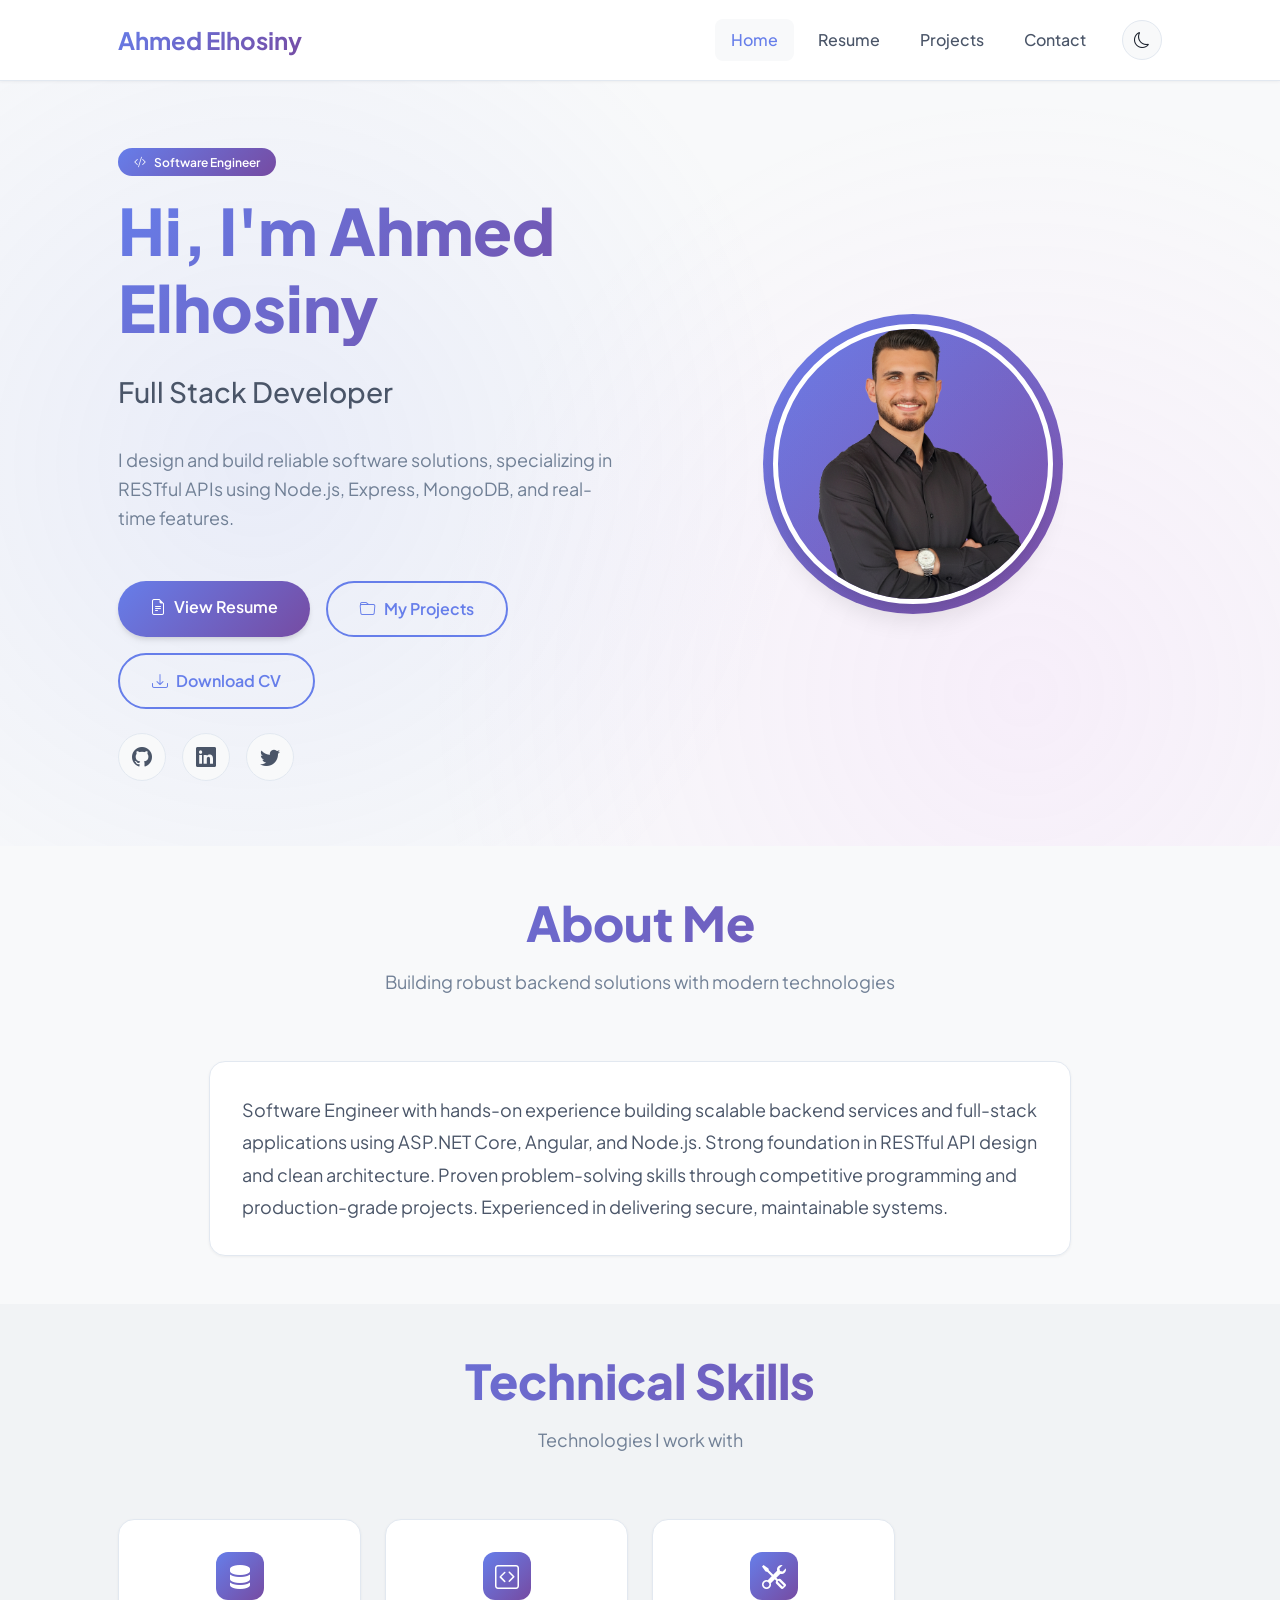
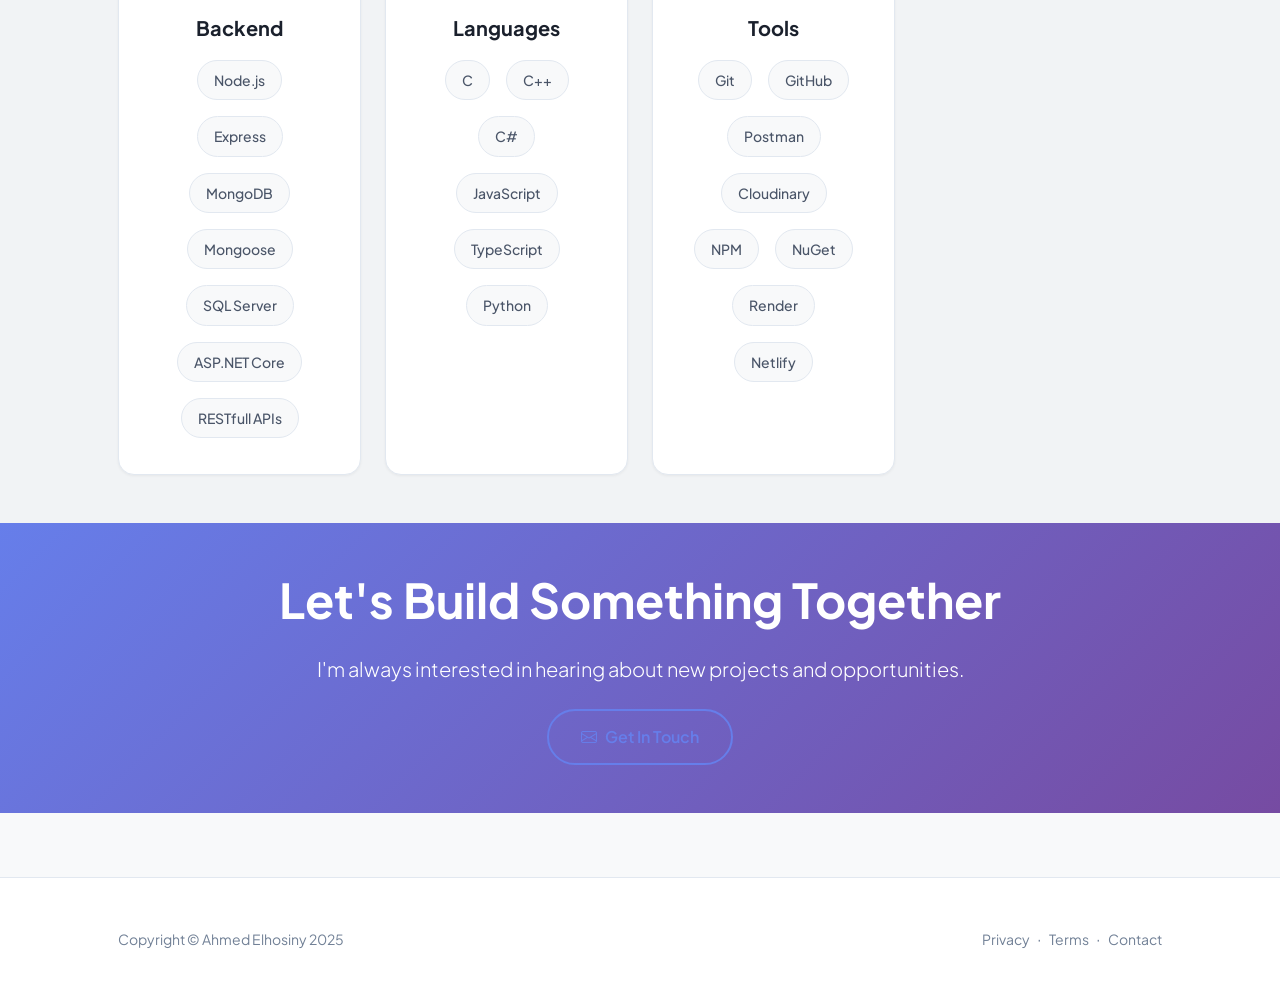
<file: index.html>
<!DOCTYPE html>
<html lang="en">
  <head>
    <meta charset="utf-8" />
    <meta
      name="viewport"
      content="width=device-width, initial-scale=1, shrink-to-fit=no"
    />
    <meta
      name="description"
      content="Software Engineer specializing in backend APIs, Node.js, Express, MongoDB, and realtime features."
    />
    <meta name="author" content="Ahmed Elhosiny" />
    <meta property="og:type" content="website" />
    <meta property="og:title" content="Ahmed Elhosiny — Software Engineer" />
    <meta
      property="og:description"
      content="Backend-focused engineer building RESTful APIs and realtime features with Node.js, Express, and MongoDB."
    />
    <meta property="og:image" content="assets/profile.png" />
    <meta name="twitter:card" content="summary_large_image" />
    <meta name="twitter:title" content="Ahmed Elhosiny — Software Engineer" />
    <meta
      name="twitter:description"
      content="Backend APIs · Node.js · Express · MongoDB · Realtime"
    />
    <meta name="twitter:image" content="assets/profile.png" />
    <meta
      name="theme-color"
      media="(prefers-color-scheme: light)"
      content="#667eea"
    />
    <meta
      name="theme-color"
      media="(prefers-color-scheme: dark)"
      content="#0f172a"
    />
    <title>Ahmed Elhosiny — Software Engineer</title>
    <!-- Favicon-->
    <link rel="icon" type="image/x-icon" href="assets/favicon.ico" />
    <!-- Custom Google font-->
    <link rel="preconnect" href="https://fonts.googleapis.com" />
    <link rel="preconnect" href="https://fonts.gstatic.com" crossorigin />
    <link
      href="https://fonts.googleapis.com/css2?family=Plus+Jakarta+Sans:wght@100;200;300;400;500;600;700;800;900&amp;display=swap"
      rel="stylesheet"
    />
    <!-- Bootstrap icons-->
    <link
      href="https://cdn.jsdelivr.net/npm/bootstrap-icons@1.8.1/font/bootstrap-icons.css"
      rel="stylesheet"
    />
    <!-- Core theme CSS (includes Bootstrap)-->
    <link href="css/styles.css" rel="stylesheet" />
    <!-- Modern theme CSS -->
    <link href="css/modern-theme.css" rel="stylesheet" />
    <!-- Page transitions CSS -->
    <link href="css/transitions.css" rel="stylesheet" />
  </head>
  <body class="d-flex flex-column h-100" id="appRoot">
    <main class="flex-shrink-0">
      <!-- Navigation-->
      <nav
        class="navbar navbar-expand-lg modern-nav py-3"
        role="navigation"
        aria-label="Primary"
      >
        <div class="container px-5">
          <a class="navbar-brand" href="index.html">Ahmed Elhosiny</a>
          <button
            class="navbar-toggler"
            type="button"
            data-bs-toggle="collapse"
            data-bs-target="#navbarSupportedContent"
            aria-controls="navbarSupportedContent"
            aria-expanded="false"
            aria-label="Toggle navigation"
          >
            <span class="navbar-toggler-icon"></span>
          </button>
          <div class="collapse navbar-collapse" id="navbarSupportedContent">
            <ul class="navbar-nav ms-auto mb-2 mb-lg-0">
              <li class="nav-item">
                <a class="nav-link active" href="index.html">Home</a>
              </li>
              <li class="nav-item">
                <a class="nav-link" href="resume.html">Resume</a>
              </li>
              <li class="nav-item">
                <a class="nav-link" href="projects.html">Projects</a>
              </li>
              <li class="nav-item">
                <a class="nav-link" href="contact.html">Contact</a>
              </li>
            </ul>
            <div class="ms-lg-3 mt-3 mt-lg-0">
              <button
                id="themeToggle"
                type="button"
                aria-pressed="false"
                aria-label="Toggle dark mode"
              >
                <i class="bi bi-moon"></i>
              </button>
            </div>
          </div>
        </div>
      </nav>

      <!-- Hero Section-->
      <section class="hero-section">
        <div class="container px-5">
          <div class="row gx-5 align-items-center">
            <div class="col-lg-6 order-lg-2 mb-5 mb-lg-0">
              <!-- Profile Image-->
              <div class="profile-img-wrapper">
                <img
                  class="profile-img"
                  src="assets/profile.png"
                  alt="Ahmed Elhosiny"
                />
              </div>
            </div>
            <div class="col-lg-6 order-lg-1 hero-content">
              <div class="mb-3">
                <span
                  class="badge"
                  style="
                    background: var(--primary-gradient);
                    color: white;
                    padding: 0.5rem 1rem;
                    border-radius: 2rem;
                    font-weight: 600;
                  "
                >
                  <i class="bi bi-code-slash me-2"></i>Software Engineer
                </span>
              </div>
              <h1 class="hero-title">Hi, I'm Ahmed Elhosiny</h1>
              <p class="hero-subtitle">Full Stack Developer</p>
              <p class="hero-description">
                I design and build reliable software solutions, specializing in
                RESTful APIs using Node.js, Express, MongoDB, and real-time
                features.
              </p>
              <div class="d-flex flex-wrap gap-3 mb-4">
                <a class="btn btn-modern-primary" href="resume.html">
                  <i class="bi bi-file-earmark-text me-2"></i>View Resume
                </a>
                <a class="btn btn-modern-outline" href="projects.html">
                  <i class="bi bi-folder me-2"></i>My Projects
                </a>
                <a
                  class="btn btn-modern-outline"
                  href="assets/Ahmed_s_Resume.pdf"
                  target="_blank"
                  rel="noopener"
                  download="Ahmed_Elhosiny_Resume.pdf"
                >
                  <i class="bi bi-download me-2"></i>Download CV
                </a>
              </div>
              <div class="social-links">
                <a
                  href="https://github.com/Ahmed-Elhosiny"
                  class="social-link"
                  target="_blank"
                  rel="noopener"
                  aria-label="GitHub"
                >
                  <i class="bi bi-github"></i>
                </a>
                <a
                  href="https://www.linkedin.com/in/ahmed-elhosiny-657b301b6/"
                  class="social-link"
                  target="_blank"
                  rel="noopener"
                  aria-label="LinkedIn"
                >
                  <i class="bi bi-linkedin"></i>
                </a>
                <a
                  href="https://x.com/ElHoS_1"
                  class="social-link"
                  target="_blank"
                  rel="noopener"
                  aria-label="Twitter"
                >
                  <i class="bi bi-twitter"></i>
                </a>
              </div>
            </div>
          </div>
        </div>
      </section>

      <!-- About Section-->
      <section class="py-5">
        <div class="container px-5">
          <div class="section-heading">
            <h2 class="section-title">About Me</h2>
            <p class="section-subtitle">
              Building robust backend solutions with modern technologies
            </p>
          </div>
          <div class="row gx-5 justify-content-center">
            <div class="col-lg-10">
              <div class="modern-card">
                <div class="modern-card-body">
                  <p
                    style="
                      color: var(--text-secondary);
                      font-size: 1.125rem;
                      line-height: 1.8;
                      margin: 0;
                    "
                  >
                    Software Engineer with hands-on experience building scalable backend services and full-stack applications using ASP.NET
Core, Angular, and Node.js. Strong foundation in RESTful API design and clean architecture.
Proven problem-solving skills through competitive programming and production-grade projects. Experienced in delivering
secure, maintainable systems.

                  </p>
                </div>
              </div>
            </div>
          </div>
        </div>
      </section>

      <!-- Skills Section -->
      <section class="py-5" style="background: var(--bg-tertiary)">
        <div class="container px-5">
          <div class="section-heading">
            <h2 class="section-title">Technical Skills</h2>
            <p class="section-subtitle">Technologies I work with</p>
          </div>
          <div class="row g-4">
            <div class="col-md-6 col-lg-3">
              <div class="modern-card text-center">
                <div class="modern-card-icon mx-auto mb-3">
                  <i class="bi bi-server"></i>
                </div>
                <h3 class="modern-card-title mb-3">Backend</h3>
                <div class="d-flex flex-wrap justify-content-center gap-2">
                  <span class="skill-badge">Node.js</span>
                  <span class="skill-badge">Express</span>
                  <span class="skill-badge">MongoDB</span>
                  <span class="skill-badge">Mongoose</span>
                  <span class="skill-badge">SQL Server</span>
                  <span class="skill-badge">ASP.NET Core</span>
                  <span class="skill-badge">RESTfull APIs</span>
                </div>
              </div>
            </div>
            <div class="col-md-6 col-lg-3">
              <div class="modern-card text-center">
                <div class="modern-card-icon mx-auto mb-3">
                  <i class="bi bi-code-square"></i>
                </div>
                <h3 class="modern-card-title mb-3">Languages</h3>
                <div class="d-flex flex-wrap justify-content-center gap-2">
                  <span class="skill-badge">C</span>
                  <span class="skill-badge">C++</span>
                  <span class="skill-badge">C#</span>
                  <span class="skill-badge">JavaScript</span>
                  <span class="skill-badge">TypeScript</span>
                  <span class="skill-badge">Python</span>
                </div>
              </div>
            </div>

            <div class="col-md-6 col-lg-3">
              <div class="modern-card text-center">
                <div class="modern-card-icon mx-auto mb-3">
                  <i class="bi bi-tools"></i>
                </div>
                <h3 class="modern-card-title mb-3">Tools</h3>
                <div class="d-flex flex-wrap justify-content-center gap-2">
                  <span class="skill-badge">Git</span>
                  <span class="skill-badge">GitHub</span>
                  <span class="skill-badge">Postman</span>
                  <span class="skill-badge">Cloudinary</span>
                  <span class="skill-badge">NPM</span>
                  <span class="skill-badge">NuGet</span>
                  <span class="skill-badge">Render</span>
                  <span class="skill-badge">Netlify</span>
                </div>
              </div>
            </div>
          </div>
        </div>
      </section>

      <!-- CTA Section -->
      <section
        class="py-5"
        style="background: var(--primary-gradient); color: white"
      >
        <div class="container px-5 text-center">
          <h2 class="display-5 fw-bold mb-4">Let's Build Something Together</h2>
          <p class="lead mb-4">
            I'm always interested in hearing about new projects and
            opportunities.
          </p>
          <a
            class="btn btn-modern-outline"
            href="contact.html"
            style="border-color: white; color: white"
          >
            <i class="bi bi-envelope me-2"></i>Get In Touch
          </a>
        </div>
      </section>
    </main>

    <!-- Footer-->
    <footer class="modern-footer">
      <div class="container px-5">
        <div
          class="row align-items-center justify-content-between flex-column flex-sm-row"
        >
          <div class="col-auto">
            <div class="small" style="color: var(--text-muted)">
              Copyright &copy; Ahmed Elhosiny 2025
            </div>
          </div>
          <div class="col-auto">
            <a
              class="small"
              href="#!"
              style="color: var(--text-muted); text-decoration: none"
              >Privacy</a
            >
            <span class="mx-1" style="color: var(--text-muted)">&middot;</span>
            <a
              class="small"
              href="#!"
              style="color: var(--text-muted); text-decoration: none"
              >Terms</a
            >
            <span class="mx-1" style="color: var(--text-muted)">&middot;</span>
            <a
              class="small"
              href="contact.html"
              style="color: var(--text-muted); text-decoration: none"
              >Contact</a
            >
          </div>
        </div>
      </div>
    </footer>

    <!-- Bootstrap core JS-->
    <script src="https://cdn.jsdelivr.net/npm/bootstrap@5.2.3/dist/js/bootstrap.bundle.min.js"></script>
    <!-- Core theme JS-->
    <script src="js/scripts.js"></script>
  </body>
</html>
</file>
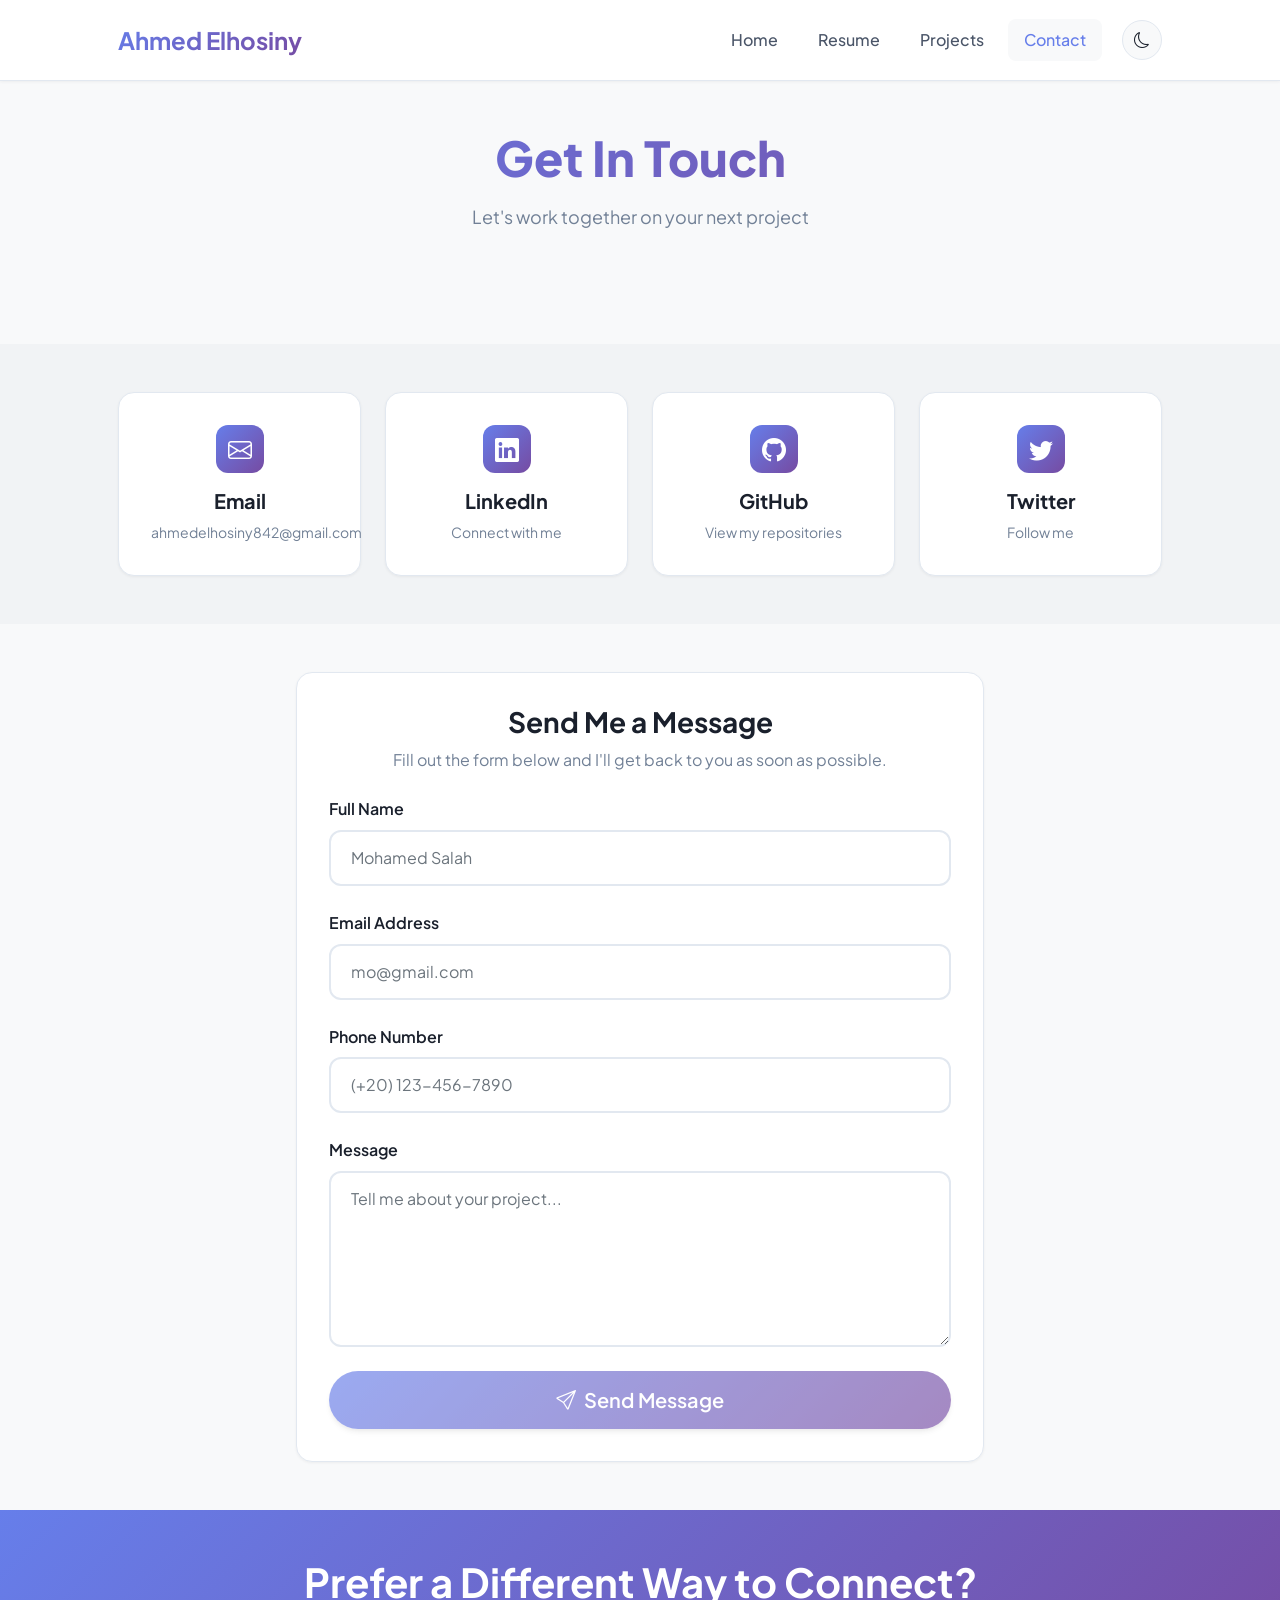
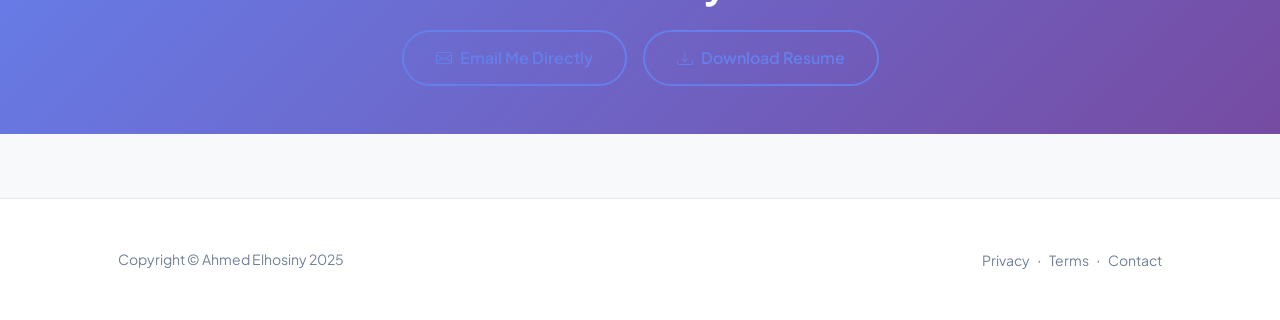
<file: contact.html>
<!DOCTYPE html>
<html lang="en">
  <head>
    <meta charset="utf-8" />
    <meta
      name="viewport"
      content="width=device-width, initial-scale=1, shrink-to-fit=no"
    />
    <meta
      name="description"
      content="Contact Ahmed Elhosiny — Software Engineer specializing in backend APIs and realtime features."
    />
    <meta name="author" content="Ahmed Elhosiny" />
    <meta property="og:type" content="website" />
    <meta property="og:title" content="Ahmed Elhosiny — Contact" />
    <meta property="og:description" content="Let's build something together." />
    <meta property="og:image" content="assets/profile.png" />
    <meta name="twitter:card" content="summary_large_image" />
    <meta name="twitter:title" content="Ahmed Elhosiny — Contact" />
    <meta
      name="twitter:description"
      content="Backend APIs · Node.js · Express · MongoDB · Realtime"
    />
    <meta name="twitter:image" content="assets/profile.png" />
    <meta
      name="theme-color"
      media="(prefers-color-scheme: light)"
      content="#667eea"
    />
    <meta
      name="theme-color"
      media="(prefers-color-scheme: dark)"
      content="#0f172a"
    />
    <title>Ahmed Elhosiny — Contact</title>
    <!-- Favicon-->
    <link rel="icon" type="image/x-icon" href="assets/favicon.ico" />
    <!-- Custom Google font-->
    <link rel="preconnect" href="https://fonts.googleapis.com" />
    <link rel="preconnect" href="https://fonts.gstatic.com" crossorigin />
    <link
      href="https://fonts.googleapis.com/css2?family=Plus+Jakarta+Sans:wght@100;200;300;400;500;600;700;800;900&amp;display=swap"
      rel="stylesheet"
    />
    <!-- Bootstrap icons-->
    <link
      href="https://cdn.jsdelivr.net/npm/bootstrap-icons@1.8.1/font/bootstrap-icons.css"
      rel="stylesheet"
    />
    <!-- Core theme CSS (includes Bootstrap)-->
    <link href="css/styles.css" rel="stylesheet" />
    <!-- Modern theme CSS -->
    <link href="css/modern-theme.css" rel="stylesheet" />
    <!-- Page transitions CSS -->
    <link href="css/transitions.css" rel="stylesheet" />
  </head>
  <body class="d-flex flex-column h-100" id="appRoot">
    <main class="flex-shrink-0">
      <!-- Navigation-->
      <nav
        class="navbar navbar-expand-lg modern-nav py-3"
        role="navigation"
        aria-label="Primary"
      >
        <div class="container px-5">
          <a class="navbar-brand" href="index.html">Ahmed Elhosiny</a>
          <button
            class="navbar-toggler"
            type="button"
            data-bs-toggle="collapse"
            data-bs-target="#navbarSupportedContent"
            aria-controls="navbarSupportedContent"
            aria-expanded="false"
            aria-label="Toggle navigation"
          >
            <span class="navbar-toggler-icon"></span>
          </button>
          <div class="collapse navbar-collapse" id="navbarSupportedContent">
            <ul class="navbar-nav ms-auto mb-2 mb-lg-0">
              <li class="nav-item">
                <a class="nav-link" href="index.html">Home</a>
              </li>
              <li class="nav-item">
                <a class="nav-link" href="resume.html">Resume</a>
              </li>
              <li class="nav-item">
                <a class="nav-link" href="projects.html">Projects</a>
              </li>
              <li class="nav-item">
                <a class="nav-link active" href="contact.html">Contact</a>
              </li>
            </ul>
            <div class="ms-lg-3 mt-3 mt-lg-0">
              <button
                id="themeToggle"
                type="button"
                aria-pressed="false"
                aria-label="Toggle dark mode"
              >
                <i class="bi bi-moon"></i>
              </button>
            </div>
          </div>
        </div>
      </nav>

      <!-- Contact Header -->
      <section class="py-5">
        <div class="container px-5">
          <div class="section-heading">
            <h1 class="section-title">Get In Touch</h1>
            <p class="section-subtitle">
              Let's work together on your next project
            </p>
          </div>
        </div>
      </section>

      <!-- Contact Methods -->
      <section class="py-5" style="background: var(--bg-tertiary)">
        <div class="container px-5">
          <div class="row g-4 justify-content-center">
            <div class="col-md-6 col-lg-3">
              <a
                href="mailto:ahmed.elhosiny.dev@gmail.com"
                class="text-decoration-none"
              >
                <div class="modern-card text-center">
                  <div class="modern-card-icon mx-auto mb-3">
                    <i class="bi bi-envelope"></i>
                  </div>
                  <h3 class="modern-card-title mb-2">Email</h3>
                  <p
                    style="
                      color: var(--text-muted);
                      font-size: 0.875rem;
                      margin: 0;
                    "
                  >
                    ahmedelhosiny842@gmail.com
                  </p>
                </div>
              </a>
            </div>
            <div class="col-md-6 col-lg-3">
              <a
                href="https://www.linkedin.com/in/ahmed-elhosiny-657b301b6/"
                target="_blank"
                rel="noopener"
                class="text-decoration-none"
              >
                <div class="modern-card text-center">
                  <div class="modern-card-icon mx-auto mb-3">
                    <i class="bi bi-linkedin"></i>
                  </div>
                  <h3 class="modern-card-title mb-2">LinkedIn</h3>
                  <p
                    style="
                      color: var(--text-muted);
                      font-size: 0.875rem;
                      margin: 0;
                    "
                  >
                    Connect with me
                  </p>
                </div>
              </a>
            </div>
            <div class="col-md-6 col-lg-3">
              <a
                href="https://github.com/Ahmed-Elhosiny"
                target="_blank"
                rel="noopener"
                class="text-decoration-none"
              >
                <div class="modern-card text-center">
                  <div class="modern-card-icon mx-auto mb-3">
                    <i class="bi bi-github"></i>
                  </div>
                  <h3 class="modern-card-title mb-2">GitHub</h3>
                  <p
                    style="
                      color: var(--text-muted);
                      font-size: 0.875rem;
                      margin: 0;
                    "
                  >
                    View my repositories
                  </p>
                </div>
              </a>
            </div>
            <div class="col-md-6 col-lg-3">
              <a
                href="https://x.com/ElHoS_1"
                target="_blank"
                rel="noopener"
                class="text-decoration-none"
              >
                <div class="modern-card text-center">
                  <div class="modern-card-icon mx-auto mb-3">
                    <i class="bi bi-twitter"></i>
                  </div>
                  <h3 class="modern-card-title mb-2">Twitter</h3>
                  <p
                    style="
                      color: var(--text-muted);
                      font-size: 0.875rem;
                      margin: 0;
                    "
                  >
                    Follow me
                  </p>
                </div>
              </a>
            </div>
          </div>
        </div>
      </section>

      <!-- Contact Form -->
      <section class="py-5">
        <div class="container px-5">
          <div class="row justify-content-center">
            <div class="col-lg-8">
              <div class="modern-card">
                <div class="text-center mb-4">
                  <h2 class="h3 fw-bold" style="color: var(--text-primary)">
                    Send Me a Message
                  </h2>
                  <p style="color: var(--text-muted)">
                    Fill out the form below and I'll get back to you as soon as
                    possible.
                  </p>
                </div>

                <form id="contactForm" data-sb-form-api-token="API_TOKEN">
                  <!-- Name input-->
                  <div class="mb-4">
                    <label for="name" class="modern-form-label"
                      >Full Name</label
                    >
                    <input
                      class="form-control modern-form-control"
                      id="name"
                      type="text"
                      placeholder="Mohamed Salah"
                      data-sb-validations="required"
                    />
                    <div
                      class="invalid-feedback"
                      data-sb-feedback="name:required"
                    >
                      A name is required.
                    </div>
                  </div>

                  <!-- Email address input-->
                  <div class="mb-4">
                    <label for="email" class="modern-form-label"
                      >Email Address</label
                    >
                    <input
                      class="form-control modern-form-control"
                      id="email"
                      type="email"
                      placeholder="mo@gmail.com"
                      data-sb-validations="required,email"
                    />
                    <div
                      class="invalid-feedback"
                      data-sb-feedback="email:required"
                    >
                      An email is required.
                    </div>
                    <div
                      class="invalid-feedback"
                      data-sb-feedback="email:email"
                    >
                      Email is not valid.
                    </div>
                  </div>

                  <!-- Phone number input-->
                  <div class="mb-4">
                    <label for="phone" class="modern-form-label"
                      >Phone Number</label
                    >
                    <input
                      class="form-control modern-form-control"
                      id="phone"
                      type="tel"
                      placeholder="(+20) 123-456-7890"
                      data-sb-validations="required"
                    />
                    <div
                      class="invalid-feedback"
                      data-sb-feedback="phone:required"
                    >
                      A phone number is required.
                    </div>
                  </div>

                  <!-- Message input-->
                  <div class="mb-4">
                    <label for="message" class="modern-form-label"
                      >Message</label
                    >
                    <textarea
                      class="form-control modern-form-control"
                      id="message"
                      rows="6"
                      placeholder="Tell me about your project..."
                      data-sb-validations="required"
                    ></textarea>
                    <div
                      class="invalid-feedback"
                      data-sb-feedback="message:required"
                    >
                      A message is required.
                    </div>
                  </div>

                  <!-- Submit success message-->
                  <div class="d-none" id="submitSuccessMessage">
                    <div class="text-center mb-3">
                      <div
                        class="fw-bolder"
                        style="color: var(--primary-color)"
                      >
                        Form submission successful!
                      </div>
                    </div>
                  </div>

                  <!-- Submit error message-->
                  <div class="d-none" id="submitErrorMessage">
                    <div class="text-center text-danger mb-3">
                      Error sending message!
                    </div>
                  </div>

                  <!-- Submit Button-->
                  <div class="d-grid">
                    <button
                      class="btn btn-modern-primary btn-lg disabled"
                      id="submitButton"
                      type="submit"
                    >
                      <i class="bi bi-send me-2"></i>Send Message
                    </button>
                  </div>
                </form>
              </div>
            </div>
          </div>
        </div>
      </section>

      <!-- Quick Actions -->
      <section
        class="py-5"
        style="background: var(--primary-gradient); color: white"
      >
        <div class="container px-5 text-center">
          <h2 class="display-6 fw-bold mb-4">
            Prefer a Different Way to Connect?
          </h2>
          <div class="d-flex gap-3 justify-content-center flex-wrap">
            <a
              class="btn btn-modern-outline"
              href="mailto:ahmed.elhosiny.dev@gmail.com"
              style="border-color: white; color: white"
            >
              <i class="bi bi-envelope me-2"></i>Email Me Directly
            </a>
            <a
              class="btn btn-modern-outline"
              href="assets/Ahmed_s_Resume.pdf"
              target="_blank"
              rel="noopener"
              download="Ahmed_Elhosiny_Resume.pdf"
              style="border-color: white; color: white"
            >
              <i class="bi bi-download me-2"></i>Download Resume
            </a>
          </div>
        </div>
      </section>
    </main>

    <!-- Footer-->
    <footer class="modern-footer">
      <div class="container px-5">
        <div
          class="row align-items-center justify-content-between flex-column flex-sm-row"
        >
          <div class="col-auto">
            <div class="small" style="color: var(--text-muted)">
              Copyright &copy; Ahmed Elhosiny 2025
            </div>
          </div>
          <div class="col-auto">
            <a
              class="small"
              href="#!"
              style="color: var(--text-muted); text-decoration: none"
              >Privacy</a
            >
            <span class="mx-1" style="color: var(--text-muted)">&middot;</span>
            <a
              class="small"
              href="#!"
              style="color: var(--text-muted); text-decoration: none"
              >Terms</a
            >
            <span class="mx-1" style="color: var(--text-muted)">&middot;</span>
            <a
              class="small"
              href="contact.html"
              style="color: var(--text-muted); text-decoration: none"
              >Contact</a
            >
          </div>
        </div>
      </div>
    </footer>

    <!-- Bootstrap core JS-->
    <script src="https://cdn.jsdelivr.net/npm/bootstrap@5.2.3/dist/js/bootstrap.bundle.min.js"></script>
    <!-- Core theme JS-->
    <script src="js/scripts.js"></script>
    <!-- SB Forms JS -->
    <script src="https://cdn.startbootstrap.com/sb-forms-latest.js"></script>
  </body>
</html>
</file>
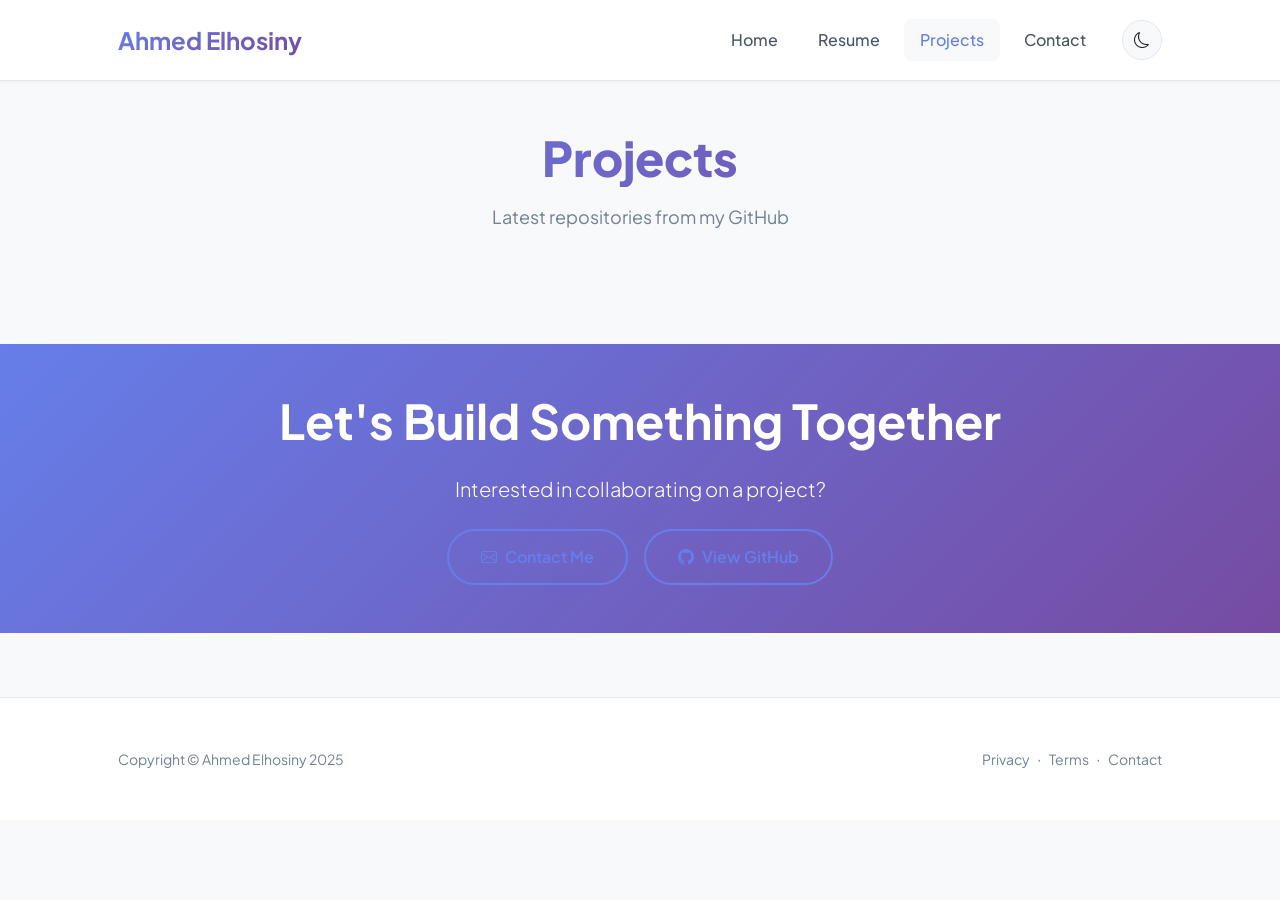
<file: projects.html>
<!DOCTYPE html>
<html lang="en">
    <head>
        <meta charset="utf-8" />
        <meta name="viewport" content="width=device-width, initial-scale=1, shrink-to-fit=no" />
        <meta name="description" content="Latest projects and repositories by Ahmed Elhosiny, backend-focused Software Engineer." />
        <meta name="author" content="Ahmed Elhosiny" />
        <meta property="og:type" content="website" />
        <meta property="og:title" content="Ahmed Elhosiny — Projects" />
        <meta property="og:description" content="A selection of recent GitHub repositories and work." />
        <meta property="og:image" content="assets/profile.png" />
        <meta name="twitter:card" content="summary_large_image" />
        <meta name="twitter:title" content="Ahmed Elhosiny — Projects" />
        <meta name="twitter:description" content="Backend APIs · Node.js · Express · MongoDB · Realtime" />
        <meta name="twitter:image" content="assets/profile.png" />
        <meta name="theme-color" media="(prefers-color-scheme: light)" content="#667eea" />
        <meta name="theme-color" media="(prefers-color-scheme: dark)" content="#0f172a" />
        <title>Ahmed Elhosiny — Projects</title>
        <!-- Favicon-->
        <link rel="icon" type="image/x-icon" href="assets/favicon.ico" />
        <!-- Custom Google font-->
        <link rel="preconnect" href="https://fonts.googleapis.com" />
        <link rel="preconnect" href="https://fonts.gstatic.com" crossorigin />
        <link href="https://fonts.googleapis.com/css2?family=Plus+Jakarta+Sans:wght@100;200;300;400;500;600;700;800;900&amp;display=swap" rel="stylesheet" />
        <!-- Bootstrap icons-->
        <link href="https://cdn.jsdelivr.net/npm/bootstrap-icons@1.8.1/font/bootstrap-icons.css" rel="stylesheet" />
        <!-- Core theme CSS (includes Bootstrap)-->
        <link href="css/styles.css" rel="stylesheet" />
        <!-- Modern theme CSS -->
        <link href="css/modern-theme.css" rel="stylesheet" />
        <!-- Page transitions CSS -->
        <link href="css/transitions.css" rel="stylesheet" />
    </head>
    <body class="d-flex flex-column h-100" id="appRoot">
        <main class="flex-shrink-0">
            <!-- Navigation-->
            <nav class="navbar navbar-expand-lg modern-nav py-3" role="navigation" aria-label="Primary">
                <div class="container px-5">
                    <a class="navbar-brand" href="index.html">Ahmed Elhosiny</a>
                    <button class="navbar-toggler" type="button" data-bs-toggle="collapse" data-bs-target="#navbarSupportedContent" aria-controls="navbarSupportedContent" aria-expanded="false" aria-label="Toggle navigation"><span class="navbar-toggler-icon"></span></button>
                    <div class="collapse navbar-collapse" id="navbarSupportedContent">
                        <ul class="navbar-nav ms-auto mb-2 mb-lg-0">
                            <li class="nav-item"><a class="nav-link" href="index.html">Home</a></li>
                            <li class="nav-item"><a class="nav-link" href="resume.html">Resume</a></li>
                            <li class="nav-item"><a class="nav-link active" href="projects.html">Projects</a></li>
                            <li class="nav-item"><a class="nav-link" href="contact.html">Contact</a></li>
                        </ul>
                        <div class="ms-lg-3 mt-3 mt-lg-0">
                            <button id="themeToggle" type="button" aria-pressed="false" aria-label="Toggle dark mode">
                                <i class="bi bi-moon"></i>
                            </button>
                        </div>
                    </div>
                </div>
            </nav>
            
            <!-- Projects Section -->
            <section class="py-5" aria-labelledby="projects-heading">
                <div class="container px-5">
                    <div class="section-heading">
                        <h1 id="projects-heading" class="section-title">Projects</h1>
                        <p class="section-subtitle">Latest repositories from my GitHub</p>
                    </div>
                    <div class="row justify-content-center">
                        <div class="col-lg-11">
                            <div id="projectsGrid" class="row g-4" role="list">
                                <div class="col-12 text-center" id="projectsLoading">
                                    <div class="loading-spinner mx-auto"></div>
                                    <p class="mt-3" style="color: var(--text-muted);">Loading projects…</p>
                                </div>
                            </div>
                        </div>
                    </div>
                </div>
            </section>
            
            <!-- CTA Section -->
            <section class="py-5" style="background: var(--primary-gradient); color: white;">
                <div class="container px-5 text-center">
                    <h2 class="display-5 fw-bold mb-4">Let's Build Something Together</h2>
                    <p class="lead mb-4">Interested in collaborating on a project?</p>
                    <div class="d-flex gap-3 justify-content-center flex-wrap">
                        <a class="btn btn-modern-outline" href="contact.html" style="border-color: white; color: white;">
                            <i class="bi bi-envelope me-2"></i>Contact Me
                        </a>
                        <a class="btn btn-modern-outline" href="https://github.com/Ahmed-Elhosiny" target="_blank" rel="noopener" style="border-color: white; color: white;">
                            <i class="bi bi-github me-2"></i>View GitHub
                        </a>
                    </div>
                </div>
            </section>
        </main>
        
        <!-- Footer-->
        <footer class="modern-footer">
            <div class="container px-5">
                <div class="row align-items-center justify-content-between flex-column flex-sm-row">
                    <div class="col-auto">
                        <div class="small" style="color: var(--text-muted);">Copyright &copy; Ahmed Elhosiny 2025</div>
                    </div>
                    <div class="col-auto">
                        <a class="small" href="#!" style="color: var(--text-muted); text-decoration: none;">Privacy</a>
                        <span class="mx-1" style="color: var(--text-muted);">&middot;</span>
                        <a class="small" href="#!" style="color: var(--text-muted); text-decoration: none;">Terms</a>
                        <span class="mx-1" style="color: var(--text-muted);">&middot;</span>
                        <a class="small" href="contact.html" style="color: var(--text-muted); text-decoration: none;">Contact</a>
                    </div>
                </div>
            </div>
        </footer>
        
        <!-- Bootstrap core JS-->
        <script src="https://cdn.jsdelivr.net/npm/bootstrap@5.2.3/dist/js/bootstrap.bundle.min.js"></script>
        <!-- Core theme JS-->
        <script src="js/scripts.js"></script>
    </body>
</html>
</file>
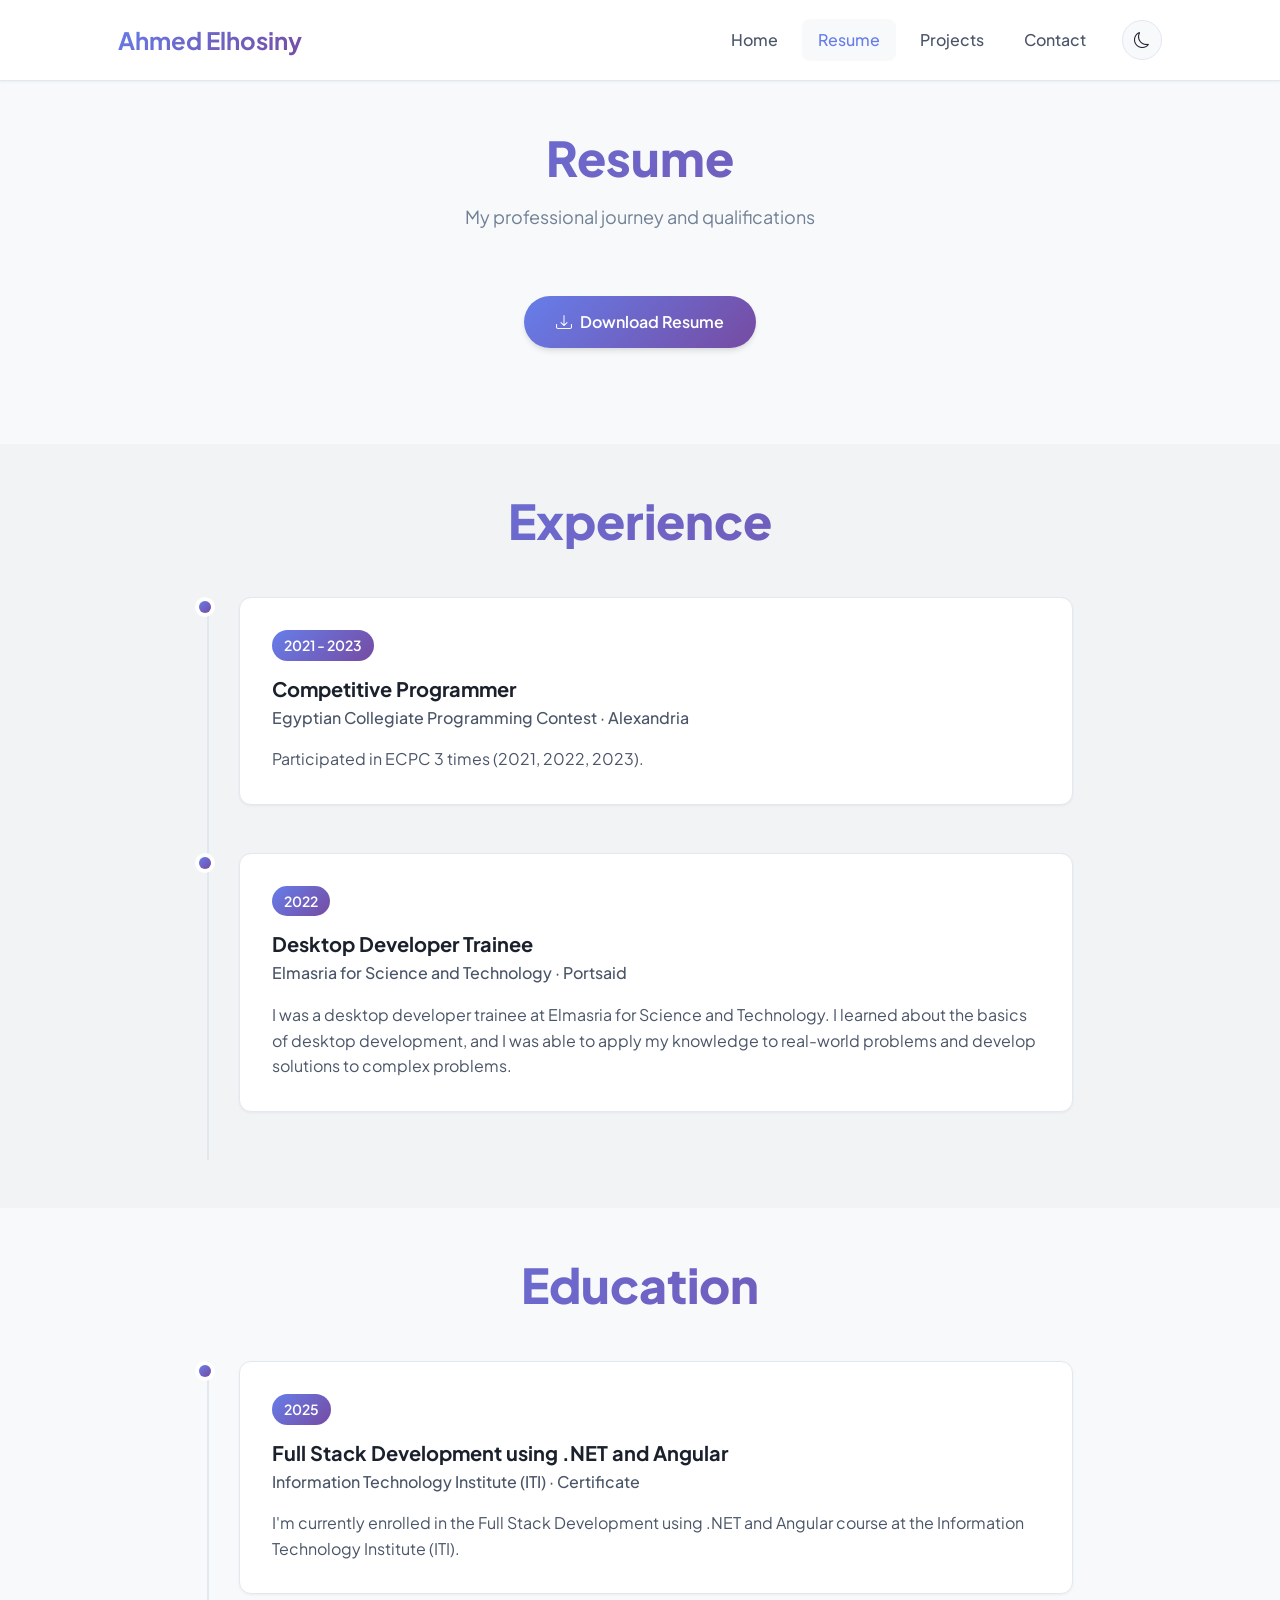
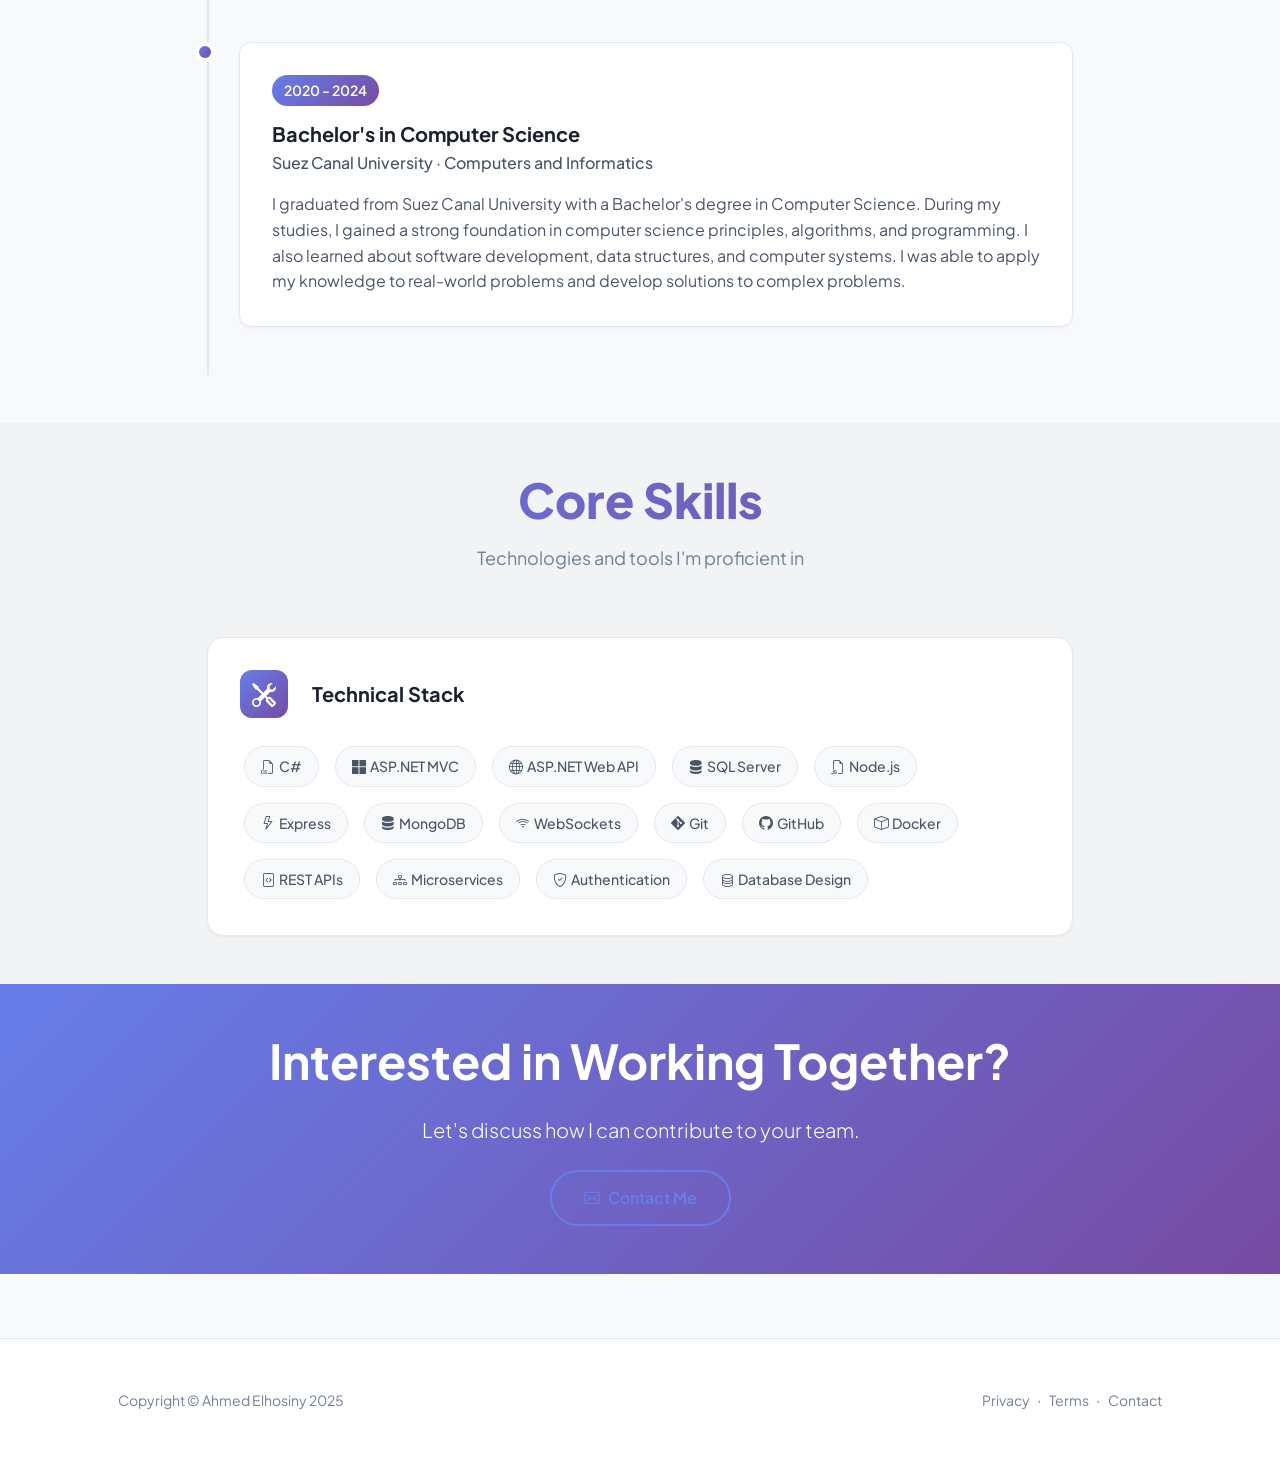
<file: resume.html>
<!DOCTYPE html>
<html lang="en">
    <head>
        <meta charset="utf-8" />
        <meta name="viewport" content="width=device-width, initial-scale=1, shrink-to-fit=no" />
        <meta name="description" content="Resume of Ahmed Elhosiny, Software Engineer focused on backend APIs with Node.js, Express, and MongoDB." />
        <meta name="author" content="Ahmed Elhosiny" />
        <meta property="og:type" content="website" />
        <meta property="og:title" content="Ahmed Elhosiny — Resume" />
        <meta property="og:description" content="Resume, experience, and skills in backend development and realtime features." />
        <meta property="og:image" content="assets/profile.png" />
        <meta name="twitter:card" content="summary_large_image" />
        <meta name="twitter:title" content="Ahmed Elhosiny — Resume" />
        <meta name="twitter:description" content="Backend APIs · Node.js · Express · MongoDB · Realtime" />
        <meta name="twitter:image" content="assets/profile.png" />
        <meta name="theme-color" media="(prefers-color-scheme: light)" content="#667eea" />
        <meta name="theme-color" media="(prefers-color-scheme: dark)" content="#0f172a" />
        <title>Ahmed Elhosiny — Resume</title>
        <!-- Favicon-->
        <link rel="icon" type="image/x-icon" href="assets/favicon.ico" />
        <!-- Custom Google font-->
        <link rel="preconnect" href="https://fonts.googleapis.com" />
        <link rel="preconnect" href="https://fonts.gstatic.com" crossorigin />
        <link href="https://fonts.googleapis.com/css2?family=Plus+Jakarta+Sans:wght@100;200;300;400;500;600;700;800;900&amp;display=swap" rel="stylesheet" />
        <!-- Bootstrap icons-->
        <link href="https://cdn.jsdelivr.net/npm/bootstrap-icons@1.8.1/font/bootstrap-icons.css" rel="stylesheet" />
        <!-- Core theme CSS (includes Bootstrap)-->
        <link href="css/styles.css" rel="stylesheet" />
        <!-- Modern theme CSS -->
        <link href="css/modern-theme.css" rel="stylesheet" />
        <!-- Page transitions CSS -->
        <link href="css/transitions.css" rel="stylesheet" />
    </head>
    <body class="d-flex flex-column h-100" id="appRoot">
        <main class="flex-shrink-0">
            <!-- Navigation-->
            <nav class="navbar navbar-expand-lg modern-nav py-3" role="navigation" aria-label="Primary">
                <div class="container px-5">
                    <a class="navbar-brand" href="index.html">Ahmed Elhosiny</a>
                    <button class="navbar-toggler" type="button" data-bs-toggle="collapse" data-bs-target="#navbarSupportedContent" aria-controls="navbarSupportedContent" aria-expanded="false" aria-label="Toggle navigation"><span class="navbar-toggler-icon"></span></button>
                    <div class="collapse navbar-collapse" id="navbarSupportedContent">
                        <ul class="navbar-nav ms-auto mb-2 mb-lg-0">
                            <li class="nav-item"><a class="nav-link" href="index.html">Home</a></li>
                            <li class="nav-item"><a class="nav-link active" href="resume.html">Resume</a></li>
                            <li class="nav-item"><a class="nav-link" href="projects.html">Projects</a></li>
                            <li class="nav-item"><a class="nav-link" href="contact.html">Contact</a></li>
                        </ul>
                        <div class="ms-lg-3 mt-3 mt-lg-0">
                            <button id="themeToggle" type="button" aria-pressed="false" aria-label="Toggle dark mode">
                                <i class="bi bi-moon"></i>
                            </button>
                        </div>
                    </div>
                </div>
            </nav>
            
            <!-- Page Header-->
            <section class="py-5">
                <div class="container px-5">
                    <div class="section-heading">
                        <h1 class="section-title">Resume</h1>
                        <p class="section-subtitle">My professional journey and qualifications</p>
                    </div>
                    <div class="text-center mb-5">
                        <a class="btn btn-modern-primary" href="assets/Ahmed_s_Resume.pdf" target="_blank" rel="noopener" download="Ahmed_Elhosiny_Resume.pdf">
                            <i class="bi bi-download me-2"></i>Download Resume
                        </a>
                    </div>
                </div>
            </section>

            <!-- Experience Section-->
            <section class="py-5" style="background: var(--bg-tertiary);">
                <div class="container px-5">
                    <h2 class="section-title text-center mb-5">Experience</h2>
                    <div class="row justify-content-center">
                        <div class="col-lg-10">
                            <div class="timeline">
                                <!-- Experience 1 -->
                                <div class="timeline-item">
                                    <div class="timeline-content">
                                        <span class="timeline-date">2021 - 2023</span>
                                        <h3 class="timeline-title">Competitive Programmer</h3>
                                        <p class="timeline-subtitle">Egyptian Collegiate Programming Contest · Alexandria</p>
                                        <p style="color: var(--text-secondary); margin: 0;">
                                            Participated in ECPC 3 times (2021, 2022, 2023).
                                        </p>
                                    </div>
                                </div>
                                <!-- Experience 2 -->
                                <div class="timeline-item">
                                    <div class="timeline-content">
                                        <span class="timeline-date">2022</span>
                                        <h3 class="timeline-title">Desktop Developer Trainee</h3>
                                        <p class="timeline-subtitle">Elmasria for Science and Technology · Portsaid</p>
                                        <p style="color: var(--text-secondary); margin: 0;">
                                            I was a desktop developer trainee at Elmasria for Science and Technology. I learned about the basics of desktop development, and I was able to apply my knowledge to real-world problems and develop solutions to complex problems.
                                        </p>
                                    </div>
                                </div>
                            </div>
                        </div>
                    </div>
                </div>
            </section>

            <!-- Education Section-->
            <section class="py-5">
                <div class="container px-5">
                    <h2 class="section-title text-center mb-5">Education</h2>
                    <div class="row justify-content-center">
                        <div class="col-lg-10">
                            <div class="timeline">
                                <!-- Education 1 -->
                                <div class="timeline-item">
                                    <div class="timeline-content">
                                        <span class="timeline-date">2025</span>
                                        <h3 class="timeline-title">Full Stack Development using .NET and Angular</h3>
                                        <p class="timeline-subtitle">Information Technology Institute (ITI) · Certificate</p>
                                        <p style="color: var(--text-secondary); margin: 0;">
                                            I'm currently enrolled in the Full Stack Development using .NET and Angular course at the Information Technology Institute (ITI).
                                        </p>
                                    </div>
                                </div>
                                <!-- Education 2 -->
                                <div class="timeline-item">
                                    <div class="timeline-content">
                                        <span class="timeline-date">2020 - 2024</span>
                                        <h3 class="timeline-title">Bachelor's in Computer Science</h3>
                                        <p class="timeline-subtitle">Suez Canal University · Computers and Informatics</p>
                                        <p style="color: var(--text-secondary); margin: 0;">
                                            I graduated from Suez Canal University with a Bachelor's degree in Computer Science. During my studies, I gained a strong foundation in computer science principles, algorithms, and programming. I also learned about software development, data structures, and computer systems. I was able to apply my knowledge to real-world problems and develop solutions to complex problems.
                                        </p>
                                    </div>
                                </div>
                            </div>
                        </div>
                    </div>
                </div>
            </section>

            <!-- Skills Section -->
            <section class="py-5" style="background: var(--bg-tertiary);">
                <div class="container px-5">
                    <div class="section-heading">
                        <h2 class="section-title">Core Skills</h2>
                        <p class="section-subtitle">Technologies and tools I'm proficient in</p>
                    </div>
                    <div class="row g-4 justify-content-center">
                        <div class="col-lg-10">
                            <div class="modern-card">
                                <div class="modern-card-header">
                                    <div class="modern-card-icon">
                                        <i class="bi bi-tools"></i>
                                    </div>
                                    <h3 class="modern-card-title">Technical Stack</h3>
                                </div>
                                <div class="d-flex flex-wrap gap-2">
                                    <span class="skill-badge"><i class="bi bi-filetype-cs me-1"></i>C#</span>
                                    <span class="skill-badge"><i class="bi bi-microsoft me-1"></i>ASP.NET MVC</span>
                                    <span class="skill-badge"><i class="bi bi-globe me-1"></i>ASP.NET Web API</span>
                                    <span class="skill-badge"><i class="bi bi-server me-1"></i>SQL Server</span>
                                    <span class="skill-badge"><i class="bi bi-filetype-js me-1"></i>Node.js</span>
                                    <span class="skill-badge"><i class="bi bi-lightning me-1"></i>Express</span>
                                    <span class="skill-badge"><i class="bi bi-server me-1"></i>MongoDB</span>
                                    <span class="skill-badge"><i class="bi bi-wifi me-1"></i>WebSockets</span>
                                    <span class="skill-badge"><i class="bi bi-git me-1"></i>Git</span>
                                    <span class="skill-badge"><i class="bi bi-github me-1"></i>GitHub</span>
                                    <span class="skill-badge"><i class="bi bi-box me-1"></i>Docker</span>
                                    <span class="skill-badge"><i class="bi bi-file-code me-1"></i>REST APIs</span>
                                    <span class="skill-badge"><i class="bi bi-diagram-3 me-1"></i>Microservices</span>
                                    <span class="skill-badge"><i class="bi bi-shield-check me-1"></i>Authentication</span>
                                    <span class="skill-badge"><i class="bi bi-database me-1"></i>Database Design</span>
                                </div>
                            </div>
                        </div>
                    </div>
                </div>
            </section>

            <!-- CTA Section -->
            <section class="py-5" style="background: var(--primary-gradient); color: white;">
                <div class="container px-5 text-center">
                    <h2 class="display-5 fw-bold mb-4">Interested in Working Together?</h2>
                    <p class="lead mb-4">Let's discuss how I can contribute to your team.</p>
                    <a class="btn btn-modern-outline" href="contact.html" style="border-color: white; color: white;">
                        <i class="bi bi-envelope me-2"></i>Contact Me
                    </a>
                </div>
            </section>
        </main>
        
        <!-- Footer-->
        <footer class="modern-footer">
            <div class="container px-5">
                <div class="row align-items-center justify-content-between flex-column flex-sm-row">
                    <div class="col-auto">
                        <div class="small" style="color: var(--text-muted);">Copyright &copy; Ahmed Elhosiny 2025</div>
                    </div>
                    <div class="col-auto">
                        <a class="small" href="#!" style="color: var(--text-muted); text-decoration: none;">Privacy</a>
                        <span class="mx-1" style="color: var(--text-muted);">&middot;</span>
                        <a class="small" href="#!" style="color: var(--text-muted); text-decoration: none;">Terms</a>
                        <span class="mx-1" style="color: var(--text-muted);">&middot;</span>
                        <a class="small" href="contact.html" style="color: var(--text-muted); text-decoration: none;">Contact</a>
                    </div>
                </div>
            </div>
        </footer>
        
        <!-- Bootstrap core JS-->
        <script src="https://cdn.jsdelivr.net/npm/bootstrap@5.2.3/dist/js/bootstrap.bundle.min.js"></script>
        <!-- Core theme JS-->
        <script src="js/scripts.js"></script>
    </body>
</html>
</file>
<file: css/modern-theme.css>
/* Modern UI/UX Design System */

:root {
  /* Color Palette - Modern & Professional */
  --primary-gradient: linear-gradient(135deg, #667eea 0%, #764ba2 100%);
  --primary-color: #667eea;
  --primary-dark: #5568d3;
  --secondary-color: #f093fb;
  --accent-color: #4facfe;
  
  /* Neutral Colors */
  --bg-primary: #ffffff;
  --bg-secondary: #f8f9fa;
  --bg-tertiary: #f1f3f5;
  --text-primary: #1a202c;
  --text-secondary: #4a5568;
  --text-muted: #718096;
  --border-color: #e2e8f0;
  
  /* Shadows */
  --shadow-sm: 0 1px 3px rgba(0, 0, 0, 0.05);
  --shadow-md: 0 4px 6px -1px rgba(0, 0, 0, 0.1), 0 2px 4px -1px rgba(0, 0, 0, 0.06);
  --shadow-lg: 0 10px 15px -3px rgba(0, 0, 0, 0.1), 0 4px 6px -2px rgba(0, 0, 0, 0.05);
  --shadow-xl: 0 20px 25px -5px rgba(0, 0, 0, 0.1), 0 10px 10px -5px rgba(0, 0, 0, 0.04);
  --shadow-glow: 0 0 20px rgba(102, 126, 234, 0.3);
  
  /* Spacing */
  --spacing-xs: 0.5rem;
  --spacing-sm: 1rem;
  --spacing-md: 1.5rem;
  --spacing-lg: 2rem;
  --spacing-xl: 3rem;
  --spacing-2xl: 4rem;
  
  /* Border Radius */
  --radius-sm: 0.375rem;
  --radius-md: 0.5rem;
  --radius-lg: 0.75rem;
  --radius-xl: 1rem;
  --radius-2xl: 1.5rem;
  --radius-full: 9999px;
}

[data-theme="dark"] {
  --bg-primary: #0f172a;
  --bg-secondary: #1e293b;
  --bg-tertiary: #334155;
  --text-primary: #f1f5f9;
  --text-secondary: #cbd5e1;
  --text-muted: #94a3b8;
  --border-color: #334155;
  --shadow-sm: 0 1px 3px rgba(0, 0, 0, 0.3);
  --shadow-md: 0 4px 6px -1px rgba(0, 0, 0, 0.4), 0 2px 4px -1px rgba(0, 0, 0, 0.3);
  --shadow-lg: 0 10px 15px -3px rgba(0, 0, 0, 0.4), 0 4px 6px -2px rgba(0, 0, 0, 0.3);
  --shadow-xl: 0 20px 25px -5px rgba(0, 0, 0, 0.5), 0 10px 10px -5px rgba(0, 0, 0, 0.4);
}

/* Global Overrides */
body {
  background-color: var(--bg-secondary) !important;
  color: var(--text-primary) !important;
  font-size: 16px;
  line-height: 1.6;
}

/* Modern Navigation */
.modern-nav {
  background: var(--bg-primary) !important;
  backdrop-filter: blur(10px);
  border-bottom: 1px solid var(--border-color);
  box-shadow: var(--shadow-sm);
  position: sticky;
  top: 0;
  z-index: 1000;
  transition: all 0.3s ease;
}

.modern-nav.scrolled {
  box-shadow: var(--shadow-md);
}

.modern-nav .navbar-brand {
  font-size: 1.5rem;
  font-weight: 700;
  background: var(--primary-gradient);
  -webkit-background-clip: text;
  -webkit-text-fill-color: transparent;
  background-clip: text;
}

.modern-nav .nav-link {
  color: var(--text-secondary) !important;
  font-weight: 500;
  padding: 0.5rem 1rem !important;
  margin: 0 0.25rem;
  border-radius: var(--radius-md);
  transition: all 0.2s ease;
  position: relative;
}

.modern-nav .nav-link:hover {
  color: var(--primary-color) !important;
  background-color: var(--bg-secondary);
}

.modern-nav .nav-link.active {
  color: var(--primary-color) !important;
  background-color: var(--bg-secondary);
}

/* Theme Toggle Button */
#themeToggle {
  width: 40px;
  height: 40px;
  border-radius: var(--radius-full) !important;
  border: 1px solid var(--border-color) !important;
  background: var(--bg-secondary) !important;
  color: var(--text-primary) !important;
  display: flex;
  align-items: center;
  justify-content: center;
  transition: all 0.2s ease;
}

#themeToggle:hover {
  background: var(--primary-color) !important;
  color: white !important;
  border-color: var(--primary-color) !important;
  transform: scale(1.05);
}

/* Hero Section */
.hero-section {
  min-height: 85vh;
  display: flex;
  align-items: center;
  position: relative;
  overflow: hidden;
}

.hero-section::before {
  content: '';
  position: absolute;
  top: 0;
  left: 0;
  right: 0;
  bottom: 0;
  background: radial-gradient(circle at 20% 50%, rgba(102, 126, 234, 0.1) 0%, transparent 50%),
              radial-gradient(circle at 80% 80%, rgba(240, 147, 251, 0.1) 0%, transparent 50%);
  z-index: 0;
}

.hero-content {
  position: relative;
  z-index: 1;
}

.hero-title {
  font-size: clamp(2.5rem, 5vw, 4rem);
  font-weight: 800;
  line-height: 1.2;
  margin-bottom: var(--spacing-md);
  background: var(--primary-gradient);
  -webkit-background-clip: text;
  -webkit-text-fill-color: transparent;
  background-clip: text;
}

.hero-subtitle {
  font-size: clamp(1.25rem, 2.5vw, 1.75rem);
  color: var(--text-secondary);
  font-weight: 500;
  margin-bottom: var(--spacing-lg);
}

.hero-description {
  font-size: 1.125rem;
  color: var(--text-muted);
  max-width: 600px;
  margin-bottom: var(--spacing-xl);
}

/* Profile Image */
.profile-img-wrapper {
  position: relative;
  width: 280px;
  height: 280px;
  margin: 0 auto;
}

.profile-img-wrapper::before {
  content: '';
  position: absolute;
  inset: -10px;
  background: var(--primary-gradient);
  border-radius: var(--radius-full);
  z-index: -1;
  animation: pulse 3s ease-in-out infinite;
}

@keyframes pulse {
  0%, 100% { opacity: 0.5; transform: scale(1); }
  50% { opacity: 0.8; transform: scale(1.05); }
}

.profile-img {
  width: 100%;
  height: 100%;
  border-radius: var(--radius-full);
  object-fit: cover;
  border: 5px solid var(--bg-primary);
  box-shadow: var(--shadow-xl);
}

/* Modern Buttons */
.btn-modern-primary {
  background: var(--primary-gradient) !important;
  color: white !important;
  border: none !important;
  padding: 0.875rem 2rem !important;
  font-weight: 600 !important;
  border-radius: var(--radius-full) !important;
  box-shadow: var(--shadow-md);
  transition: all 0.3s ease !important;
  position: relative;
  overflow: hidden;
}

.btn-modern-primary:hover {
  transform: translateY(-2px);
  box-shadow: var(--shadow-xl), var(--shadow-glow);
}

.btn-modern-outline {
  background: transparent !important;
  color: var(--primary-color) !important;
  border: 2px solid var(--primary-color) !important;
  padding: 0.875rem 2rem !important;
  font-weight: 600 !important;
  border-radius: var(--radius-full) !important;
  transition: all 0.3s ease !important;
}

.btn-modern-outline:hover {
  background: var(--primary-color) !important;
  color: white !important;
  transform: translateY(-2px);
  box-shadow: var(--shadow-lg);
}

/* Social Links */
.social-links {
  display: flex;
  gap: var(--spacing-sm);
  flex-wrap: wrap;
}

.social-link {
  width: 48px;
  height: 48px;
  border-radius: var(--radius-full);
  background: var(--bg-secondary);
  border: 1px solid var(--border-color);
  display: flex;
  align-items: center;
  justify-content: center;
  color: var(--text-secondary);
  transition: all 0.3s ease;
  text-decoration: none;
  font-size: 1.25rem;
}

.social-link:hover {
  background: var(--primary-gradient);
  color: white;
  border-color: transparent;
  transform: translateY(-3px);
  box-shadow: var(--shadow-lg);
}

/* Modern Cards */
.modern-card {
  background: var(--bg-primary);
  border-radius: var(--radius-xl);
  padding: var(--spacing-lg);
  border: 1px solid var(--border-color);
  box-shadow: var(--shadow-sm);
  transition: all 0.3s ease;
  height: 100%;
}

.modern-card:hover {
  transform: translateY(-5px);
  box-shadow: var(--shadow-xl);
  border-color: var(--primary-color);
}

.modern-card-header {
  display: flex;
  align-items: center;
  gap: var(--spacing-md);
  margin-bottom: var(--spacing-md);
}

.modern-card-icon {
  width: 48px;
  height: 48px;
  border-radius: var(--radius-lg);
  background: var(--primary-gradient);
  display: flex;
  align-items: center;
  justify-content: center;
  color: white;
  font-size: 1.5rem;
  flex-shrink: 0;
}

.modern-card-title {
  font-size: 1.25rem;
  font-weight: 700;
  color: var(--text-primary);
  margin: 0;
}

.modern-card-body {
  color: var(--text-secondary);
  line-height: 1.6;
}

/* Project Cards */
.project-card {
  background: var(--bg-primary);
  border-radius: var(--radius-xl);
  overflow: hidden;
  border: 1px solid var(--border-color);
  box-shadow: var(--shadow-sm);
  transition: all 0.3s ease;
  height: 100%;
  display: flex;
  flex-direction: column;
}

.project-card:hover {
  transform: translateY(-8px);
  box-shadow: var(--shadow-xl);
  border-color: var(--primary-color);
}

.project-body {
  padding: var(--spacing-lg);
  flex: 1;
  display: flex;
  flex-direction: column;
}

.project-body h2 {
  font-size: 1.25rem;
  font-weight: 700;
  margin-bottom: var(--spacing-sm);
}

.project-body h2 a {
  color: var(--text-primary);
  text-decoration: none;
  transition: color 0.2s ease;
}

.project-body h2 a:hover {
  color: var(--primary-color);
}

.project-meta {
  margin-top: auto;
  padding-top: var(--spacing-md);
  border-top: 1px solid var(--border-color);
  display: flex;
  align-items: center;
  gap: var(--spacing-md);
  font-size: 0.875rem;
  color: var(--text-muted);
}

.project-meta span {
  display: flex;
  align-items: center;
  gap: 0.25rem;
}

/* Skills Section */
.skill-badge {
  display: inline-flex;
  align-items: center;
  padding: 0.5rem 1rem;
  background: var(--bg-secondary);
  border: 1px solid var(--border-color);
  border-radius: var(--radius-full);
  font-size: 0.875rem;
  font-weight: 500;
  color: var(--text-secondary);
  transition: all 0.2s ease;
  margin: 0.25rem;
}

.skill-badge:hover {
  background: var(--primary-gradient);
  color: white;
  border-color: transparent;
  transform: translateY(-2px);
  box-shadow: var(--shadow-md);
}

/* Section Headings */
.section-heading {
  text-align: center;
  margin-bottom: var(--spacing-2xl);
}

.section-title {
  font-size: clamp(2rem, 4vw, 3rem);
  font-weight: 800;
  background: var(--primary-gradient);
  -webkit-background-clip: text;
  -webkit-text-fill-color: transparent;
  background-clip: text;
  margin-bottom: var(--spacing-sm);
}

.section-subtitle {
  font-size: 1.125rem;
  color: var(--text-muted);
  max-width: 600px;
  margin: 0 auto;
}

/* Timeline (for Resume) */
.timeline {
  position: relative;
  padding-left: 2rem;
}

.timeline::before {
  content: '';
  position: absolute;
  left: 0;
  top: 0;
  bottom: 0;
  width: 2px;
  background: var(--border-color);
}

.timeline-item {
  position: relative;
  padding-bottom: var(--spacing-xl);
}

.timeline-item::before {
  content: '';
  position: absolute;
  left: -2.5rem;
  top: 0.25rem;
  width: 12px;
  height: 12px;
  border-radius: var(--radius-full);
  background: var(--primary-gradient);
  box-shadow: 0 0 0 4px var(--bg-primary);
}

.timeline-content {
  background: var(--bg-primary);
  border-radius: var(--radius-lg);
  padding: var(--spacing-lg);
  border: 1px solid var(--border-color);
  box-shadow: var(--shadow-sm);
  transition: all 0.3s ease;
}

.timeline-content:hover {
  box-shadow: var(--shadow-md);
  border-color: var(--primary-color);
}

.timeline-date {
  display: inline-block;
  padding: 0.25rem 0.75rem;
  background: var(--primary-gradient);
  color: white;
  border-radius: var(--radius-full);
  font-size: 0.875rem;
  font-weight: 600;
  margin-bottom: var(--spacing-sm);
}

.timeline-title {
  font-size: 1.25rem;
  font-weight: 700;
  color: var(--text-primary);
  margin-bottom: 0.25rem;
}

.timeline-subtitle {
  color: var(--text-secondary);
  font-weight: 500;
  margin-bottom: var(--spacing-sm);
}

/* Contact Form */
.modern-form-control {
  background: var(--bg-primary) !important;
  border: 2px solid var(--border-color) !important;
  border-radius: var(--radius-lg) !important;
  padding: 0.875rem 1.25rem !important;
  color: var(--text-primary) !important;
  font-size: 1rem !important;
  transition: all 0.2s ease !important;
}

.modern-form-control:focus {
  border-color: var(--primary-color) !important;
  box-shadow: 0 0 0 3px rgba(102, 126, 234, 0.1) !important;
  outline: none !important;
}

.modern-form-label {
  font-weight: 600;
  color: var(--text-primary);
  margin-bottom: 0.5rem;
  display: block;
}

/* Footer */
.modern-footer {
  background: var(--bg-primary);
  border-top: 1px solid var(--border-color);
  padding: var(--spacing-xl) 0;
  margin-top: var(--spacing-2xl);
}

/* Utility Classes */
.text-gradient {
  background: var(--primary-gradient);
  -webkit-background-clip: text;
  -webkit-text-fill-color: transparent;
  background-clip: text;
}

.bg-gradient {
  background: var(--primary-gradient);
}

/* Responsive */
@media (max-width: 768px) {
  .hero-section {
    min-height: auto;
    padding: var(--spacing-2xl) 0;
  }
  
  .profile-img-wrapper {
    width: 200px;
    height: 200px;
    margin-bottom: var(--spacing-lg);
  }
  
  .timeline {
    padding-left: 1.5rem;
  }
  
  .timeline-item::before {
    left: -2rem;
  }
}

/* Animations */
@keyframes fadeInUp {
  from {
    opacity: 0;
    transform: translateY(30px);
  }
  to {
    opacity: 1;
    transform: translateY(0);
  }
}

.animate-fade-in-up {
  animation: fadeInUp 0.6s ease-out;
}

/* Loading State */
.loading-spinner {
  display: inline-block;
  width: 40px;
  height: 40px;
  border: 4px solid var(--border-color);
  border-top-color: var(--primary-color);
  border-radius: var(--radius-full);
  animation: spin 1s linear infinite;
}

@keyframes spin {
  to { transform: rotate(360deg); }
}
</file>
<file: css/transitions.css>
/* Smooth Page Transitions */
body {
  opacity: 0;
  animation: fadeIn 0.4s ease-in forwards;
}

@keyframes fadeIn {
  to {
    opacity: 1;
  }
}

/* Page exit animation */
body.page-exit {
  animation: fadeOut 0.3s ease-out forwards;
}

@keyframes fadeOut {
  to {
    opacity: 0;
  }
}

/* Smooth link transitions */
a {
  transition: color 0.2s ease, opacity 0.2s ease;
}

/* Navbar smooth appearance */
nav.navbar {
  animation: slideDown 0.5s ease-out;
}

@keyframes slideDown {
  from {
    transform: translateY(-20px);
    opacity: 0;
  }
  to {
    transform: translateY(0);
    opacity: 1;
  }
}

/* Content sections fade in */
main section {
  animation: fadeInUp 0.6s ease-out;
}

@keyframes fadeInUp {
  from {
    transform: translateY(20px);
    opacity: 0;
  }
  to {
    transform: translateY(0);
    opacity: 1;
  }
}

/* Reduce motion for users who prefer it */
@media (prefers-reduced-motion: reduce) {
  *,
  *::before,
  *::after {
    animation-duration: 0.01ms !important;
    animation-iteration-count: 1 !important;
    transition-duration: 0.01ms !important;
  }
  
  body {
    opacity: 1;
    animation: none;
  }
}
</file>
